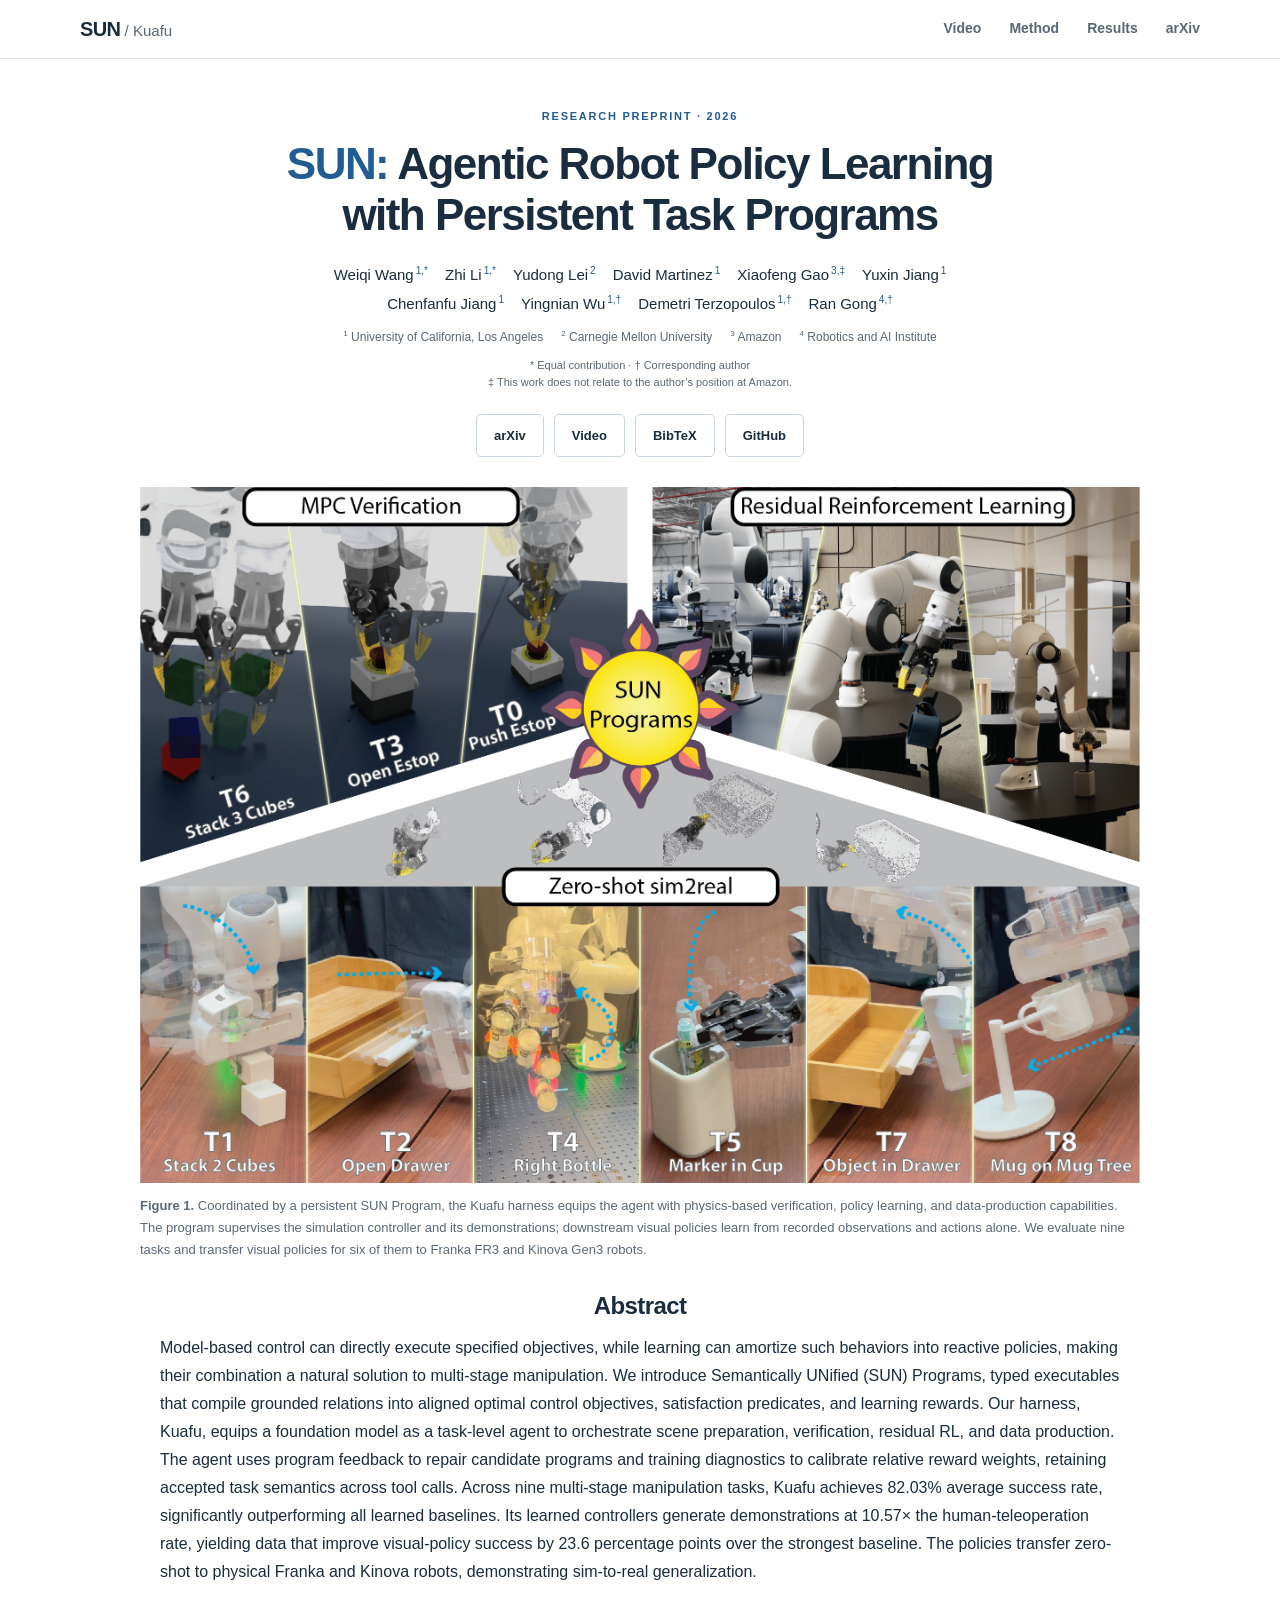
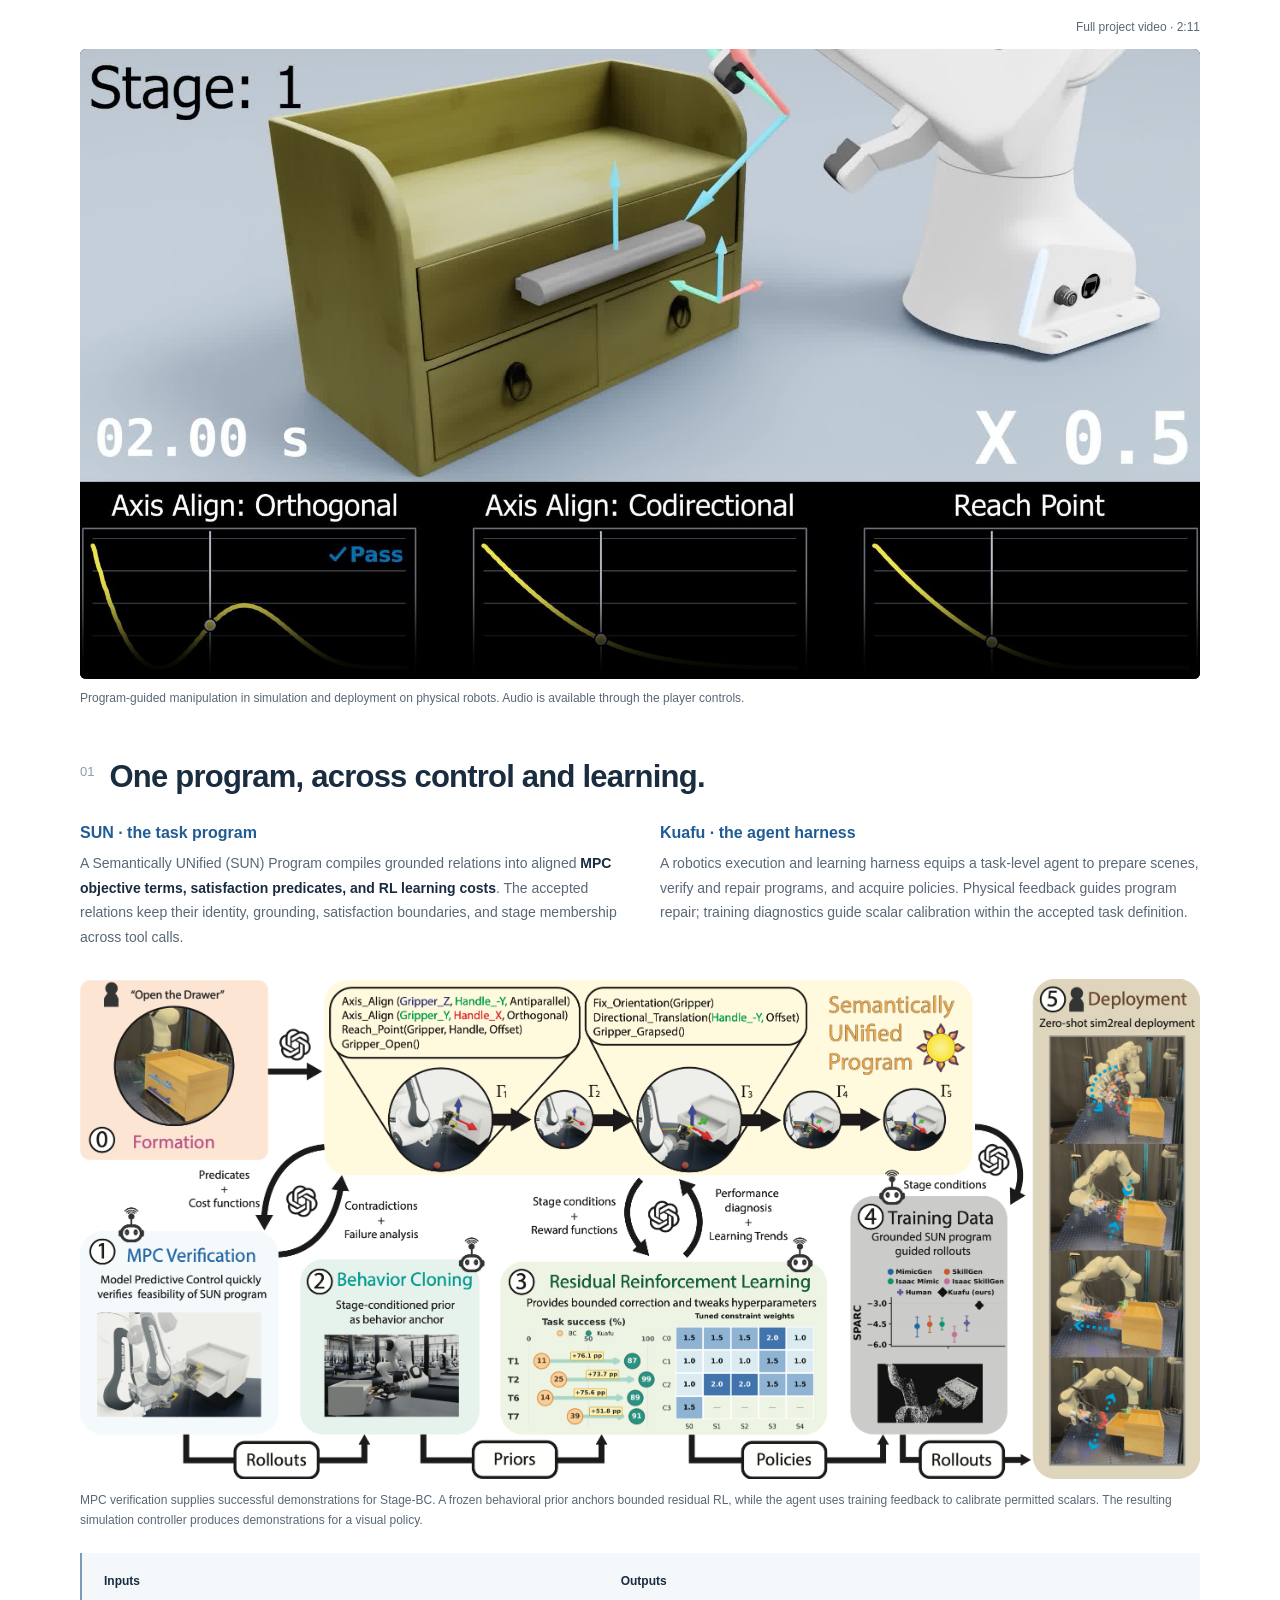
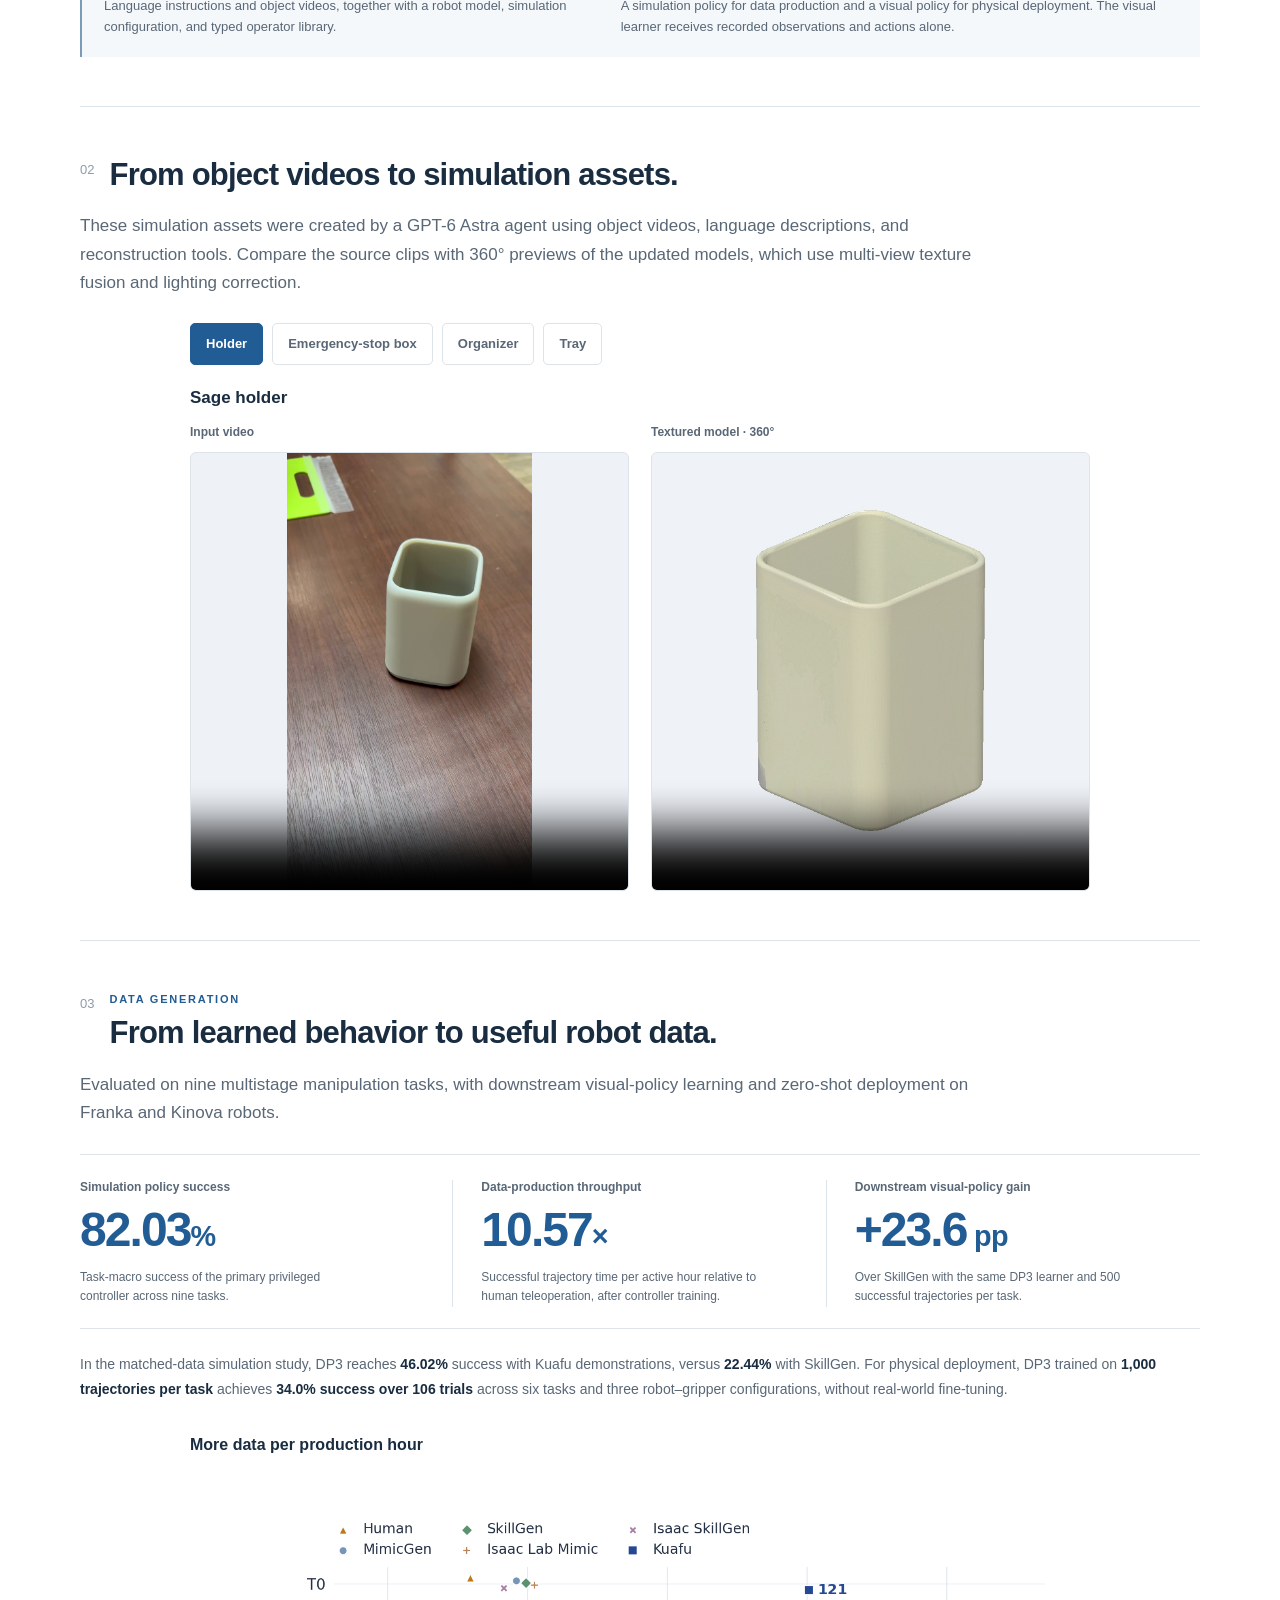
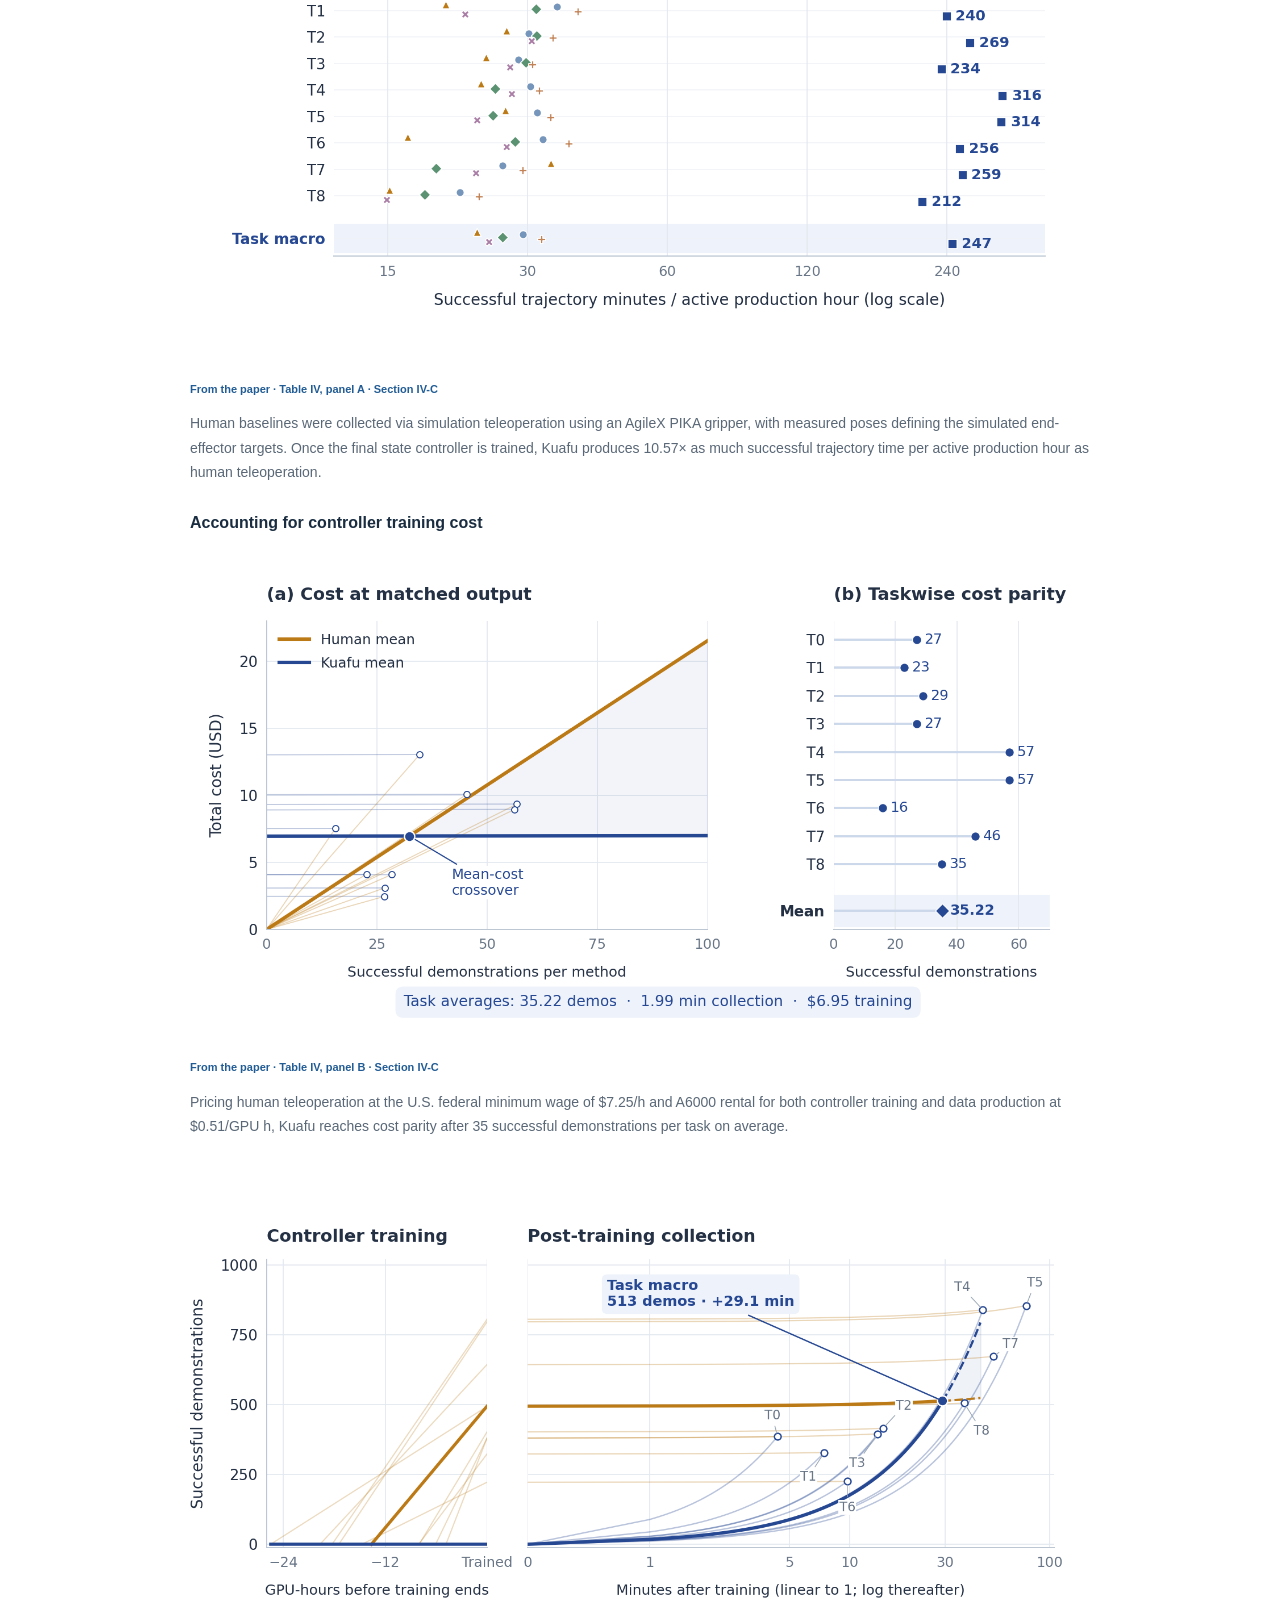
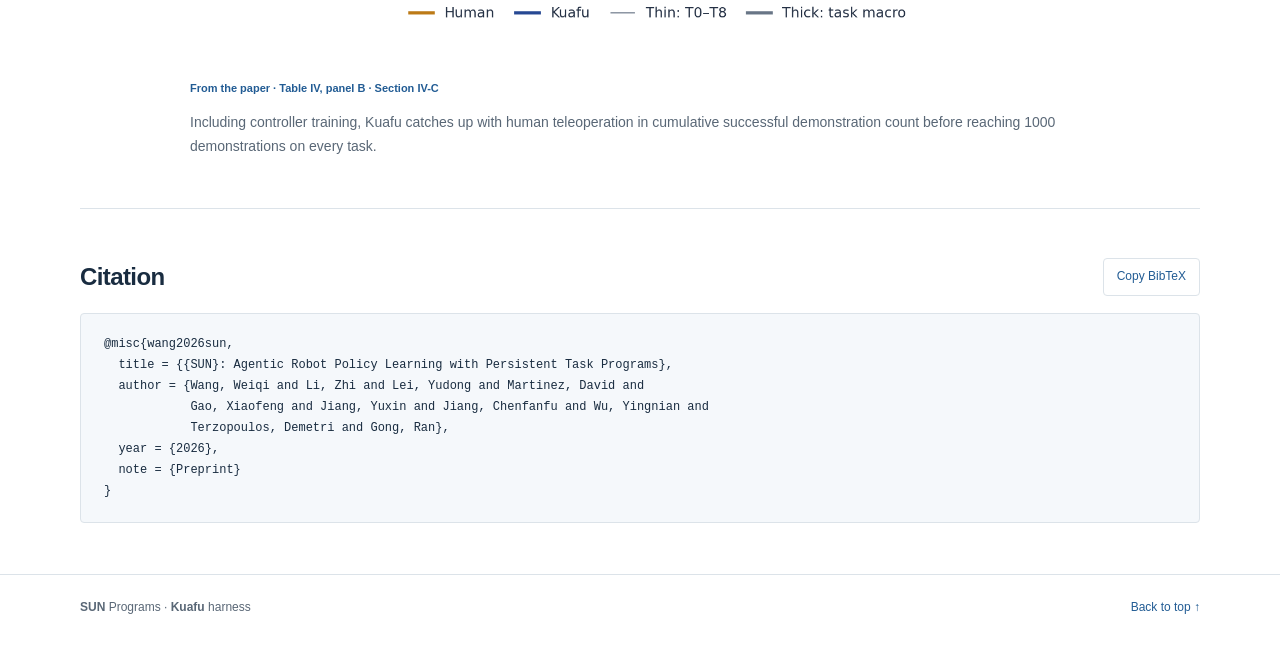
<file: index.html>
<!doctype html>
<html lang="en">
<head>
  <meta charset="utf-8">
  <meta name="viewport" content="width=device-width, initial-scale=1">
  <meta name="theme-color" content="#ffffff">
  <meta name="color-scheme" content="light">
  <title>SUN: Agentic Robot Policy Learning with Persistent Task Programs</title>
  <meta name="description" content="SUN Programs preserve executable task semantics across control and learning. The Kuafu harness equips an agent to turn language instructions and object videos into robot policies.">
  <meta name="author" content="Weiqi Wang, Zhi Li, Yudong Lei, David Martinez, Xiaofeng Gao, Yuxin Jiang, Chenfanfu Jiang, Yingnian Wu, Demetri Terzopoulos, Ran Gong">
  <meta property="og:type" content="website">
  <meta property="og:title" content="SUN: Agentic Robot Policy Learning with Persistent Task Programs">
  <meta property="og:description" content="A persistent task program. An agent harness for robot policy learning. From language and object videos to policies for physical deployment.">
  <link rel="icon" href="favicon.svg" type="image/svg+xml">
  <link rel="manifest" href="site.webmanifest">
  <link rel="stylesheet" href="styles.css?v=20260923-visual-models">
</head>
<body>
  <a class="skip-link" href="#main">Skip to content</a>
  <header class="site-header">
    <div class="header-inner">
      <a class="wordmark" href="#main" aria-label="SUN project home">SUN<span> / Kuafu</span></a>
      <nav aria-label="Main navigation">
        <a href="#video">Video</a><a href="#method">Method</a><a href="#results">Results</a>
        <a class="nav-resource" data-resource="arxiv" href="https://arxiv.org/abs/2608.31167">arXiv</a>
      </nav>
    </div>
  </header>
  <main id="main" class="container" tabindex="-1">
    <section class="hero" aria-labelledby="paper-title">
      <p class="eyebrow" id="publication">Research preprint · 2026</p>
      <h1 id="paper-title"><span class="title-accent">SUN:</span> Agentic Robot Policy Learning<br class="desktop-break"> with Persistent Task Programs</h1>
      <div class="authors" id="authors">
        <span>Weiqi Wang<sup>1,*</sup></span><span>Zhi Li<sup>1,*</sup></span><span>Yudong Lei<sup>2</sup></span><span>David Martinez<sup>1</sup></span><span>Xiaofeng Gao<sup>3,‡</sup></span><span>Yuxin Jiang<sup>1</sup></span><span>Chenfanfu Jiang<sup>1</sup></span><span>Yingnian Wu<sup>1,†</sup></span><span>Demetri Terzopoulos<sup>1,†</sup></span><span>Ran Gong<sup>4,†</sup></span>
      </div>
      <div class="affiliations" id="affiliations">
        <span><sup>1</sup> University of California, Los Angeles</span><span><sup>2</sup> Carnegie Mellon University</span><span><sup>3</sup> Amazon</span><span><sup>4</sup> Robotics and AI Institute</span>
      </div>
      <p class="author-notes" id="author-notes">* Equal contribution · † Corresponding author<br>‡ This work does not relate to the author’s position at Amazon.</p>
      <div class="resource-links">
        <a class="button" data-resource="arxiv" href="https://arxiv.org/abs/2608.31167">arXiv</a>
        <a class="button" href="#video">Video</a>
        <a class="button" href="#citation">BibTeX</a><a class="button" id="code-status" href="https://github.com/Rayckey/SUNified">GitHub</a>
      </div>
      <figure class="hero-figure" id="overview">
        <button type="button" class="figure-link" data-image="assets/figures/chase_sun.png?v=20260923-author" data-lightbox disabled aria-label="Enlarge Figure 1: SUN and Kuafu overview" data-caption="Figure 1. Coordinated by a persistent SUN Program, the Kuafu harness equips the agent with physics-based verification, policy learning, and data-production capabilities. The program supervises the simulation controller and its demonstrations; downstream visual policies learn from recorded observations and actions alone. We evaluate nine tasks and transfer visual policies for six of them to Franka FR3 and Kinova Gen3 robots.">
          <img src="assets/figures/chase_sun.png?v=20260923-author" width="2252" height="1567" fetchpriority="high" decoding="async" alt="Figure 1 from the paper: a central SUN Program connects MPC verification, residual reinforcement learning, and zero-shot physical deployment, illustrated with stacking, emergency-stop, drawer, bottle, marker, and mug tasks.">
          <span class="expand-hint" aria-hidden="true">Expand figure ↗</span>
        </button>
        <figcaption><strong>Figure 1.</strong> Coordinated by a persistent SUN Program, the Kuafu harness equips the agent with physics-based verification, policy learning, and data-production capabilities. The program supervises the simulation controller and its demonstrations; downstream visual policies learn from recorded observations and actions alone. We evaluate nine tasks and transfer visual policies for six of them to Franka FR3 and Kinova Gen3 robots.</figcaption>
      </figure>
      <div class="abstract" aria-labelledby="abstract-heading">
        <h2 id="abstract-heading">Abstract</h2>
        <p>Model-based control can directly execute specified objectives, while learning can amortize such behaviors into reactive policies, making their combination a natural solution to multi-stage manipulation. We introduce Semantically UNified (SUN) Programs, typed executables that compile grounded relations into aligned optimal control objectives, satisfaction predicates, and learning rewards. Our harness, Kuafu, equips a foundation model as a task-level agent to orchestrate scene preparation, verification, residual RL, and data production. The agent uses program feedback to repair candidate programs and training diagnostics to calibrate relative reward weights, retaining accepted task semantics across tool calls. Across nine multi-stage manipulation tasks, Kuafu achieves 82.03% average success rate, significantly outperforming all learned baselines. Its learned controllers generate demonstrations at 10.57× the human-teleoperation rate, yielding data that improve visual-policy success by 23.6 percentage points over the strongest baseline. The policies transfer zero-shot to physical Franka and Kinova robots, demonstrating sim-to-real generalization.</p>
      </div>
    </section>
    <section id="video" class="video-section" aria-label="Project video">
      <div class="media-heading"><span>Full project video · 2:11</span></div>
      <video id="project-video" width="1920" height="1080" controls controlslist="nodownload" muted playsinline preload="metadata" poster="assets/videos/poster.jpg" aria-label="Complete SUN and Kuafu project demonstration video" aria-describedby="video-caption">
        <source src="assets/videos/RAL_whole_long.mp4" type="video/mp4">
        Your browser does not support embedded video.
      </video>
      <p class="media-caption" id="video-caption">Program-guided manipulation in simulation and deployment on physical robots. Audio is available through the player controls.</p>
    </section>
    <section id="method" class="content-section" aria-labelledby="method-heading">
      <div class="section-heading"><span class="section-number" aria-hidden="true">01</span><div><h2 id="method-heading">One program, across control and learning.</h2></div></div>
      <div class="contributions">
        <article><h3>SUN · the task program</h3><p>A Semantically UNified (SUN) Program compiles grounded relations into aligned <strong>MPC objective terms, satisfaction predicates, and RL learning costs</strong>. The accepted relations keep their identity, grounding, satisfaction boundaries, and stage membership across tool calls.</p></article>
        <article><h3>Kuafu · the agent harness</h3><p>A robotics execution and learning harness equips a task-level agent to prepare scenes, verify and repair programs, and acquire policies. Physical feedback guides program repair; training diagnostics guide scalar calibration within the accepted task definition.</p></article>
      </div>
      <figure class="pipeline-figure">
        <button type="button" class="figure-link" data-image="assets/figures/pipeline1.png" data-lightbox disabled aria-label="Enlarge the Kuafu method figure" data-caption="The Kuafu harness: an agent uses physical and training feedback around a persistent SUN Program. Controllers execute the individual control steps.">
          <img src="assets/figures/pipeline1.png" width="2617" height="1169" loading="lazy" decoding="async" alt="Kuafu method: SUN Program formation and MPC verification with feedback for repair; successful rollouts support behavior cloning and bounded residual reinforcement learning, followed by data production and physical deployment.">
          <span class="expand-hint" aria-hidden="true">Expand figure ↗</span>
        </button>
        <figcaption>MPC verification supplies successful demonstrations for Stage-BC. A frozen behavioral prior anchors bounded residual RL, while the agent uses training feedback to calibrate permitted scalars. The resulting simulation controller produces demonstrations for a visual policy.</figcaption>
      </figure>
      <div class="handoff">
        <p><span class="detail-label">Inputs</span> Language instructions and object videos, together with a robot model, simulation configuration, and typed operator library.</p>
        <p><span class="detail-label">Outputs</span> A simulation policy for data production and a visual policy for physical deployment. The visual learner receives recorded observations and actions alone.</p>
      </div>
    </section>
    <section id="asset-examples" class="content-section" aria-labelledby="asset-examples-heading">
      <div class="section-heading"><span class="section-number" aria-hidden="true">02</span><div><h2 id="asset-examples-heading">From object videos to simulation assets.</h2></div></div>
      <p class="section-lead">These simulation assets were created by a GPT-6 Astra agent using object videos, language descriptions, and reconstruction tools. Compare the source clips with 360° previews of the updated models, which use multi-view texture fusion and lighting correction.</p>
      <div class="asset-gallery">
        <div class="example-picker" role="group" aria-label="Choose an object" hidden>
          <button type="button" data-example="0026" aria-controls="example-0026" aria-pressed="true">Holder</button>
          <button type="button" data-example="0024" aria-controls="example-0024" aria-pressed="false">Emergency-stop box</button>
          <button type="button" data-example="0028" aria-controls="example-0028" aria-pressed="false">Organizer</button>
          <button type="button" data-example="0029" aria-controls="example-0029" aria-pressed="false">Tray</button>
        </div>
        <article class="asset-example" id="example-0026" aria-labelledby="example-0026-heading">
          <h3 id="example-0026-heading">Sage holder</h3>
          <div class="example-media">
            <figure><figcaption>Input video</figcaption>
              <video width="720" height="1280" controls controlslist="nodownload" muted loop playsinline preload="none" poster="assets/visual-models/0026/input.jpg" aria-label="Source video of the sage holder">
                <source src="assets/visual-models/0026/input.mp4" type="video/mp4">
              </video>
            </figure>
            <figure><figcaption>Textured model · 360°</figcaption>
              <video width="720" height="720" controls controlslist="nodownload" muted loop playsinline preload="none" poster="assets/visual-models/0026/model.jpg?v=21aec80" aria-label="360-degree model preview of the sage holder">
                <source src="assets/visual-models/0026/model.mp4?v=21aec80" type="video/mp4">
              </video>
            </figure>
          </div>
        </article>
        <article class="asset-example" id="example-0024" aria-labelledby="example-0024-heading">
          <h3 id="example-0024-heading">Emergency-stop box</h3>
          <div class="example-media">
            <figure><figcaption>Input video</figcaption>
              <video width="720" height="1280" controls controlslist="nodownload" muted loop playsinline preload="none" poster="assets/visual-models/0024/input.jpg" aria-label="Source video of the emergency-stop box">
                <source src="assets/visual-models/0024/input.mp4" type="video/mp4">
              </video>
            </figure>
            <figure><figcaption>Textured model · 360°</figcaption>
              <video width="720" height="720" controls controlslist="nodownload" muted loop playsinline preload="none" poster="assets/visual-models/0024/model.jpg?v=21aec80" aria-label="360-degree model preview of the emergency-stop box">
                <source src="assets/visual-models/0024/model.mp4?v=21aec80" type="video/mp4">
              </video>
            </figure>
          </div>
        </article>
        <article class="asset-example" id="example-0028" aria-labelledby="example-0028-heading">
          <h3 id="example-0028-heading">Bamboo organizer</h3>
          <div class="example-media">
            <figure><figcaption>Input video</figcaption>
              <video width="720" height="1280" controls controlslist="nodownload" muted loop playsinline preload="none" poster="assets/visual-models/0028/input.jpg" aria-label="Source video of the bamboo organizer">
                <source src="assets/visual-models/0028/input.mp4" type="video/mp4">
              </video>
            </figure>
            <figure><figcaption>Textured model · 360°</figcaption>
              <video width="720" height="720" controls controlslist="nodownload" muted loop playsinline preload="none" poster="assets/visual-models/0028/model.jpg?v=21aec80" aria-label="360-degree model preview of the bamboo organizer">
                <source src="assets/visual-models/0028/model.mp4?v=21aec80" type="video/mp4">
              </video>
            </figure>
          </div>
        </article>
        <article class="asset-example" id="example-0029" aria-labelledby="example-0029-heading">
          <h3 id="example-0029-heading">Bamboo tray</h3>
          <div class="example-media">
            <figure><figcaption>Input video</figcaption>
              <video width="720" height="1280" controls controlslist="nodownload" muted loop playsinline preload="none" poster="assets/visual-models/0029/input.jpg" aria-label="Source video of the bamboo tray">
                <source src="assets/visual-models/0029/input.mp4" type="video/mp4">
              </video>
            </figure>
            <figure><figcaption>Textured model · 360°</figcaption>
              <video width="720" height="720" controls controlslist="nodownload" muted loop playsinline preload="none" poster="assets/visual-models/0029/model.jpg?v=21aec80" aria-label="360-degree model preview of the bamboo tray">
                <source src="assets/visual-models/0029/model.mp4?v=21aec80" type="video/mp4">
              </video>
            </figure>
          </div>
        </article>
      </div>
    </section>
    <section id="results" class="content-section" aria-labelledby="results-heading">
      <div class="section-heading"><span class="section-number" aria-hidden="true">03</span><div><p class="eyebrow">Data Generation</p><h2 id="results-heading">From learned behavior to useful robot data.</h2></div></div>
      <p class="section-lead">Evaluated on nine multistage manipulation tasks, with downstream visual-policy learning and zero-shot deployment on Franka and Kinova robots.</p>
      <div class="metrics">
        <article><h3>Simulation policy success</h3><p class="metric-value">82.03<span>%</span></p><p class="metric-description">Task-macro success of the primary privileged controller across nine tasks.</p></article>
        <article><h3>Data-production throughput</h3><p class="metric-value">10.57<span>×</span></p><p class="metric-description">Successful trajectory time per active hour relative to human teleoperation, after controller training.</p></article>
        <article><h3>Downstream visual-policy gain</h3><p class="metric-value">+23.6<span> pp</span></p><p class="metric-description">Over SkillGen with the same DP3 learner and 500 successful trajectories per task.</p></article>
      </div>
      <p class="results-context">In the matched-data simulation study, DP3 reaches <strong>46.02%</strong> success with Kuafu demonstrations, versus <strong>22.44%</strong> with SkillGen. For physical deployment, DP3 trained on <strong>1,000 trajectories per task</strong> achieves <strong>34.0% success over 106 trials</strong> across six tasks and three robot–gripper configurations, without real-world fine-tuning.</p>
      <div class="plots">
        <figure>
          <h3>More data per production hour</h3>
          <button type="button" class="figure-link" data-image="assets/figures/sun_throughput.png" data-lightbox disabled aria-label="Enlarge taskwise data-production throughput" data-caption="Successful trajectory minutes per active production hour. The logarithmic axis compares human collection with simulated generators across T0–T8 and the task-macro average.">
            <img src="assets/figures/sun_throughput.png" width="1584" height="759" loading="lazy" decoding="async" alt="Taskwise throughput plot comparing Kuafu, human teleoperation, MimicGen, SkillGen, Isaac Mimic, and Isaac SkillGen on a logarithmic scale; Kuafu has the highest rate on all nine tasks.">
            <span class="expand-hint" aria-hidden="true">Expand ↗</span>
          </button>
          <figcaption class="plot-discussion">
            <p class="paper-source">From the paper · Table IV, panel A · Section IV-C</p>
            <p>Human baselines were collected via simulation teleoperation using an AgileX PIKA gripper, with measured poses defining the simulated end-effector targets. Once the final state controller is trained, Kuafu produces 10.57× as much successful trajectory time per active production hour as human teleoperation.</p>
          </figcaption>
        </figure>
        <figure>
          <h3>Accounting for controller training cost</h3>
          <button type="button" class="figure-link" data-image="assets/figures/sun_cost_parity.png?v=20260923-training" data-lightbox disabled aria-label="Enlarge the cost-parity analysis" data-caption="Including controller training, Kuafu reaches cost parity with human teleoperation after 35 successful demonstrations per task on average, at the hourly rates used in the paper.">
            <img src="assets/figures/sun_cost_parity.png?v=20260923-training" width="1584" height="836" loading="lazy" decoding="async" alt="Cost-parity analysis with human and Kuafu cost curves and per-task parity thresholds; the taskwise thresholds average 35.22 demonstrations, including controller training cost.">
            <span class="expand-hint" aria-hidden="true">Expand ↗</span>
          </button>
          <figcaption class="plot-discussion">
            <p class="paper-source">From the paper · Table IV, panel B · Section IV-C</p>
            <p>Pricing human teleoperation at the U.S. federal minimum wage of $7.25/h and A6000 rental for both controller training and data production at $0.51/GPU h, Kuafu reaches cost parity after 35 successful demonstrations per task on average.</p>
          </figcaption>
        </figure>
      </div>
      <figure class="break-even-figure">
          <button type="button" class="figure-link" data-image="assets/figures/sun_breakeven.png?v=20260923-training" data-lightbox disabled aria-label="Enlarge cumulative data production and time break-even" data-caption="Including controller training, Kuafu catches up with human teleoperation in cumulative successful demonstration count before reaching 1000 demonstrations on every task.">
            <img src="assets/figures/sun_breakeven.png?v=20260923-training" width="1584" height="770" loading="lazy" decoding="async" alt="Cumulative successful demonstration counts including controller training, showing time break-even below 1,000 demonstrations on all nine tasks.">
            <span class="expand-hint" aria-hidden="true">Expand ↗</span>
          </button>
          <figcaption class="plot-discussion">
            <p class="paper-source">From the paper · Table IV, panel B · Section IV-C</p>
            <p>Including controller training, Kuafu catches up with human teleoperation in cumulative successful demonstration count before reaching 1000 demonstrations on every task.</p>
          </figcaption>
      </figure>
    </section>
    <section id="citation" class="content-section citation-section" aria-labelledby="citation-heading">
      <div class="citation-heading"><h2 id="citation-heading">Citation</h2><button type="button" id="copy-citation" hidden>Copy BibTeX</button></div>
      <pre tabindex="0" aria-label="BibTeX citation"><code id="bibtex">@misc{wang2026sun,
  title = {{SUN}: Agentic Robot Policy Learning with Persistent Task Programs},
  author = {Wang, Weiqi and Li, Zhi and Lei, Yudong and Martinez, David and
            Gao, Xiaofeng and Jiang, Yuxin and Jiang, Chenfanfu and Wu, Yingnian and
            Terzopoulos, Demetri and Gong, Ran},
  year = {2026},
  note = {Preprint}
}</code></pre>
      <p id="copy-status" class="copy-status" role="status" aria-live="polite"></p>
    </section>
  </main>
  <footer class="site-footer"><div class="container"><span><strong>SUN</strong> Programs · <strong>Kuafu</strong> harness</span><a href="#main">Back to top ↑</a></div></footer>
  <dialog id="figure-dialog" aria-labelledby="dialog-caption">
    <div class="dialog-toolbar"><span>Paper figure</span><button id="close-figure" type="button" aria-label="Close enlarged figure">Close ×</button></div>
    <img id="dialog-image" alt=""><p id="dialog-caption"></p>
  </dialog>
  <script>
    'use strict';
    // Publication data follows the current manuscript and the author-supplied arXiv URL.
    const site = {
      title: 'SUN: Agentic Robot Policy Learning with Persistent Task Programs',
      publication: 'Research preprint · 2026',
      authors: [
        {name: 'Weiqi Wang', marks: '1,*'}, {name: 'Zhi Li', marks: '1,*'},
        {name: 'Yudong Lei', marks: '2'}, {name: 'David Martinez', marks: '1'},
        {name: 'Xiaofeng Gao', marks: '3,‡'}, {name: 'Yuxin Jiang', marks: '1'},
        {name: 'Chenfanfu Jiang', marks: '1'}, {name: 'Yingnian Wu', marks: '1,†'},
        {name: 'Demetri Terzopoulos', marks: '1,†'}, {name: 'Ran Gong', marks: '4,†'}
      ],
      affiliations: ['University of California, Los Angeles', 'Carnegie Mellon University', 'Amazon', 'Robotics and AI Institute'],
      authorNotes: ['* Equal contribution · † Corresponding author', '‡ This work does not relate to the author’s position at Amazon.'],
      resources: {arxiv: 'https://arxiv.org/abs/2608.31167', code: 'https://github.com/Rayckey/SUNified'},
      assetExamples: ['0026', '0024', '0028', '0029'],
      bibtex: `@misc{wang2026sun,
  title = {{SUN}: Agentic Robot Policy Learning with Persistent Task Programs},
  author = {Wang, Weiqi and Li, Zhi and Lei, Yudong and Martinez, David and
            Gao, Xiaofeng and Jiang, Yuxin and Jiang, Chenfanfu and Wu, Yingnian and
            Terzopoulos, Demetri and Gong, Ran},
  year = {2026},
  note = {Preprint}
}`
    };
    document.title = site.title;
    document.querySelector('meta[property="og:title"]').content = site.title;
    document.querySelector('meta[name="author"]').content = site.authors.map(author => author.name).join(', ');
    document.getElementById('publication').textContent = site.publication;
    document.getElementById('authors').replaceChildren(...site.authors.map(author => {
      const span = document.createElement('span');
      span.textContent = author.name;
      const sup = document.createElement('sup');
      sup.textContent = author.marks;
      span.append(sup);
      return span;
    }));
    document.getElementById('affiliations').replaceChildren(...site.affiliations.map((name, index) => {
      const span = document.createElement('span');
      const sup = document.createElement('sup');
      sup.textContent = index + 1;
      span.append(sup, document.createTextNode(' ' + name));
      return span;
    }));
    const notes = document.getElementById('author-notes');
    notes.replaceChildren();
    site.authorNotes.forEach((note, index) => {
      if (index) notes.append(document.createElement('br'));
      notes.append(document.createTextNode(note));
    });
    if (site.resources.arxiv && site.resources.arxiv.startsWith('https://arxiv.org/abs/')) {
      document.querySelectorAll('[data-resource="arxiv"]').forEach(link => {
        link.href = site.resources.arxiv;
      });
    }
    if (site.resources.code) {
      document.getElementById('code-status').href = site.resources.code;
    }
    document.getElementById('bibtex').textContent = site.bibtex;
    // Figures stay on the page; buttons add enlargement without exposing file links.
    const dialog = document.getElementById('figure-dialog');
    let figureTrigger;
    if (typeof dialog.showModal === 'function') {
      document.querySelectorAll('[data-lightbox]').forEach(button => {
        button.disabled = false;
        button.addEventListener('click', () => {
          figureTrigger = button;
          const target = document.getElementById('dialog-image');
          target.src = button.dataset.image;
          target.alt = button.querySelector('img').alt;
          document.getElementById('dialog-caption').textContent = button.dataset.caption;
          dialog.showModal();
          document.body.classList.add('modal-open');
          document.getElementById('close-figure').focus();
        });
      });
      document.getElementById('close-figure').addEventListener('click', () => dialog.close());
      dialog.addEventListener('click', event => {
        const r = dialog.getBoundingClientRect();
        if (event.target === dialog && (event.clientX < r.left || event.clientX > r.right || event.clientY < r.top || event.clientY > r.bottom)) dialog.close();
      });
      dialog.addEventListener('close', () => {
        document.body.classList.remove('modal-open');
        if (figureTrigger) figureTrigger.focus({preventScroll: true});
      });
    }
    const copyButton = document.getElementById('copy-citation');
    copyButton.hidden = false;
    copyButton.addEventListener('click', async () => {
      const status = document.getElementById('copy-status');
      try {
        if (!navigator.clipboard) throw new Error('Clipboard unavailable');
        await navigator.clipboard.writeText(site.bibtex);
        status.textContent = 'Citation copied.';
      } catch (error) {
        const range = document.createRange();
        range.selectNodeContents(document.getElementById('bibtex'));
        const selection = window.getSelection();
        selection.removeAllRanges();
        selection.addRange(range);
        status.textContent = 'Citation selected. Use your browser’s Copy command.';
      }
    });
    // Muted inline autoplay when visible; respect reduced-motion preferences.
    const video = document.getElementById('project-video');
    const motionPreference = window.matchMedia('(prefers-reduced-motion: reduce)');
    if (!motionPreference.matches && 'IntersectionObserver' in window) {
      const observer = new IntersectionObserver(entries => {
        if (entries.some(entry => entry.isIntersecting)) {
          video.play().catch(() => {});
          observer.disconnect();
        }
      }, {threshold: 0.35});
      observer.observe(video);
    }
    // Pair the supplied source clips with renders of their actual textured models.
    // Without JavaScript, every pair remains visible and playable.
    const exampleSection = document.getElementById('asset-examples');
    const exampleButtons = Array.from(document.querySelectorAll('[data-example]'));
    const examplePanels = site.assetExamples.map(id => document.getElementById('example-' + id));
    let activeExample = site.assetExamples[0];
    let examplesVisible = false;
    const pauseExamples = () => examplePanels.forEach(panel => panel.querySelectorAll('video').forEach(clip => clip.pause()));
    const playActiveExample = () => {
      if (!examplesVisible || motionPreference.matches) return;
      document.getElementById('example-' + activeExample).querySelectorAll('video').forEach(clip => clip.play().catch(() => {}));
    };
    const selectExample = id => {
      pauseExamples();
      activeExample = id;
      examplePanels.forEach(panel => { panel.hidden = panel.id !== 'example-' + id; });
      exampleButtons.forEach(button => button.setAttribute('aria-pressed', String(button.dataset.example === id)));
      playActiveExample();
    };
    exampleButtons.forEach(button => button.addEventListener('click', () => selectExample(button.dataset.example)));
    selectExample(activeExample);
    document.querySelector('.example-picker').hidden = false;
    if ('IntersectionObserver' in window) {
      const exampleObserver = new IntersectionObserver(entries => {
        examplesVisible = entries.some(entry => entry.isIntersecting);
        if (examplesVisible) playActiveExample();
        else pauseExamples();
      }, {threshold: 0.2});
      exampleObserver.observe(exampleSection);
    }
    motionPreference.addEventListener('change', event => {
      if (event.matches) { video.pause(); pauseExamples(); }
    });
    if ('IntersectionObserver' in window) {
      const links = Array.from(document.querySelectorAll('nav a[href^="#"]'));
      const observer = new IntersectionObserver(entries => {
        entries.forEach(entry => {
          if (!entry.isIntersecting) return;
          links.forEach(link => {
            if (link.hash === '#' + entry.target.id) link.setAttribute('aria-current', 'location');
            else link.removeAttribute('aria-current');
          });
        });
      }, {rootMargin: '-10% 0px -65% 0px'});
      links.forEach(link => observer.observe(document.querySelector(link.hash)));
      observer.observe(document.querySelector('.hero'));
    }
  </script>
</body>
</html>
</file>
<file: styles.css>
:root {
  color-scheme: light;
  --ink: #192c40;
  --muted: #596776;
  --blue: #225c94;
  --line: #dce3e9;
  --soft: #f5f8fb;
  --width: 1120px;
  font-family: -apple-system, BlinkMacSystemFont, "Segoe UI", Helvetica, Arial, sans-serif;
  font-size: 16px;
}
* { box-sizing: border-box; }
html { scroll-behavior: smooth; scroll-padding-top: 84px; }
body { margin: 0; color: var(--ink); background: #fff; line-height: 1.65; }
body.modal-open { overflow: hidden; }
a { color: var(--blue); text-underline-offset: 3px; }
a:hover { color: #123d68; }
button { font: inherit; cursor: pointer; }
a, button { -webkit-tap-highlight-color: transparent; }
:focus-visible { outline: 3px solid #387fbb; outline-offset: 5px; border-radius: 2px; }
[hidden] { display: none !important; }
img { display: block; width: 100%; height: auto; }
figure, p { margin: 0; }
h1, h2, h3 { margin: 0; line-height: 1.22; font-weight: 650; }
sup { font-size: .67em; line-height: 0; }
.container, .header-inner { width: min(var(--width), calc(100% - 56px)); margin-inline: auto; }
.skip-link { position: fixed; top: -100px; left: 16px; z-index: 20; background: #fff; padding: 12px 18px; border: 1px solid var(--blue); }
.skip-link:focus { top: 8px; }
.site-header { position: sticky; top: 0; z-index: 5; background: rgb(255 255 255 / 96%); border-bottom: 1px solid var(--line); }
.header-inner { height: 58px; display: flex; align-items: center; justify-content: space-between; gap: 20px; }
.wordmark { color: var(--ink); font-size: 20px; font-weight: 750; text-decoration: none; letter-spacing: -.03em; white-space: nowrap; }
.wordmark span { color: var(--muted); font-size: 15px; font-weight: 450; letter-spacing: 0; }
nav { display: flex; gap: 28px; }
nav a, .nav-resource { color: var(--muted); font-size: 14px; font-weight: 550; text-decoration: none; padding-block: 14px; }
nav a:hover, nav a[aria-current] { color: var(--blue); }
.hero { padding: 48px 0 32px; text-align: center; }
.eyebrow { color: var(--blue); font-size: 11px; font-weight: 700; letter-spacing: .16em; text-transform: uppercase; }
h1 { max-width: 1060px; margin: 14px auto 23px; font-size: clamp(29px, 3.5vw, 44px); letter-spacing: -.035em; line-height: 1.15; font-weight: 680; text-wrap: balance; }
.title-accent { color: var(--blue); }
.authors { display: flex; flex-wrap: wrap; justify-content: center; column-gap: 17px; row-gap: 4px; max-width: 720px; margin: 0 auto 11px; font-size: 15px; }
.authors > span { white-space: nowrap; }
.authors sup { margin-left: 2px; color: var(--blue); }
.affiliations { display: flex; flex-wrap: wrap; justify-content: center; column-gap: 18px; row-gap: 2px; font-size: 12px; color: var(--muted); }
.author-notes { color: var(--muted); margin-top: 9px; font-size: 11px; line-height: 1.6; }
.resource-links { display: flex; flex-wrap: wrap; justify-content: center; align-items: center; gap: 10px; margin: 22px 0 24px; }
.button { display: inline-flex; align-items: center; justify-content: center; gap: 13px; min-height: 43px; border: 1px solid #c8d5e1; border-radius: 5px; padding: 9px 17px; color: var(--ink); font-size: 13px; font-weight: 600; text-decoration: none; background: #fff; transition: background .16s, border-color .16s; }
.button:hover { background: var(--soft); border-color: var(--blue); }
.button.primary { color: #fff; background: var(--blue); border-color: var(--blue); }
.button.primary:hover { background: #164674; }
.button[aria-disabled="true"] { color: var(--muted); background: var(--soft); cursor: default; }
.button[aria-disabled="true"]:hover { border-color: #c8d5e1; }
.release-note { padding: 8px 9px; color: var(--muted); font-size: 12px; }
.hero-figure { max-width: 1000px; margin: 30px auto 0; text-align: left; }
.hero-figure figcaption { font-size: 13px; line-height: 1.7; }
.abstract { max-width: 960px; margin: 30px auto 0; text-align: left; }
.abstract h2 { margin-bottom: 14px; font-size: 24px; text-align: center; }
.abstract p { font-size: 16px; line-height: 1.75; }
.video-section { scroll-margin-top: 80px; }
.media-heading { display: flex; justify-content: flex-end; margin-bottom: 11px; }
.media-heading > span { color: var(--muted); font-size: 12px; }
video { display: block; width: 100%; height: auto; aspect-ratio: 16 / 9; background: #14191f; border-radius: 6px; }
.media-caption { margin-top: 10px; color: var(--muted); font-size: 12px; }
.content-section { padding-block: 49px; border-bottom: 1px solid var(--line); }
.section-heading { display: flex; align-items: flex-start; gap: 15px; margin-bottom: 19px; }
.section-number { color: #8d9baa; font-size: 13px; padding-top: 3px; }
.section-heading .eyebrow { margin-bottom: 6px; }
h2 { font-size: clamp(25px, 2.5vw, 31px); letter-spacing: -.025em; text-wrap: balance; }
.section-lead { color: var(--muted); max-width: 920px; font-size: 17px; }
.contributions { display: grid; grid-template-columns: 1fr 1fr; gap: 40px; margin: 27px 0 30px; }
.contributions h3 { color: var(--blue); font-size: 16px; margin-bottom: 9px; }
.contributions p { font-size: 14px; color: var(--muted); line-height: 1.75; }
.contributions strong { color: var(--ink); font-weight: 550; }
.figure-link { display: block; position: relative; width: 100%; padding: 0; border: 0; border-radius: 3px; color: inherit; background: transparent; text-align: inherit; cursor: zoom-in; }
.figure-link:disabled { cursor: default; }
.figure-link:disabled .expand-hint { display: none; }
.figure-link:hover .expand-hint, .figure-link:focus .expand-hint { opacity: 1; }
.expand-hint { position: absolute; right: 8px; bottom: 8px; padding: 3px 8px; font-size: 11px; font-weight: 600; color: #fff; background: rgb(25 44 64 / 88%); border-radius: 3px; opacity: 0; transition: opacity .15s; }
figcaption { color: var(--muted); font-size: 12px; line-height: 1.65; margin-top: 12px; }
.handoff { display: grid; grid-template-columns: 1fr 1.15fr; gap: 32px; margin-top: 22px; padding: 19px 22px; background: var(--soft); border-left: 2px solid #7b9bb8; font-size: 13px; color: var(--muted); }
.detail-label { display: block; margin-bottom: 3px; color: var(--ink); font-size: 12px; font-weight: 700; }
.asset-gallery { max-width: 900px; margin: 26px auto 0; }
.example-picker { display: flex; flex-wrap: wrap; gap: 9px; margin-bottom: 23px; }
.example-picker button { border: 1px solid var(--line); border-radius: 5px; padding: 9px 15px; background: #fff; color: var(--muted); font-size: 13px; font-weight: 550; min-height: 42px; }
.example-picker button:hover { border-color: var(--blue); color: var(--blue); }
.example-picker button[aria-pressed="true"] { background: var(--blue); border-color: var(--blue); color: #fff; }
.asset-example + .asset-example { margin-top: 30px; }
.example-picker:not([hidden]) ~ .asset-example { margin-top: 0; }
.asset-example h3 { font-size: 17px; margin-bottom: 15px; }
.example-media { display: grid; grid-template-columns: repeat(2, minmax(0, 1fr)); gap: 22px; }
.example-media figcaption { margin: 0 0 9px; font-size: 12px; font-weight: 600; }
.example-media video { aspect-ratio: 1; object-fit: contain; background: #eef2f7; border: 1px solid var(--line); }
.metrics { display: grid; grid-template-columns: repeat(3, 1fr); margin: 27px 0 23px; padding-block: 25px 21px; border-block: 1px solid var(--line); }
.metrics > article { padding: 0 28px; border-right: 1px solid var(--line); }
.metrics > article:first-child { padding-left: 0; }
.metrics > article:last-child { border-right: 0; padding-right: 0; }
.metrics h3 { font-size: 12px; font-weight: 600; color: var(--muted); }
.metric-value { color: var(--blue); font-size: clamp(35px, 4vw, 48px); line-height: 1.35; font-weight: 630; letter-spacing: -.04em; margin-block: 3px 5px; font-variant-numeric: tabular-nums; }
.metric-value span { font-size: .6em; letter-spacing: -.02em; }
.metric-description { font-size: 12px; line-height: 1.65; color: var(--muted); max-width: 285px; }
.results-context { color: var(--muted); font-size: 14px; line-height: 1.8; }
.results-context strong { color: var(--ink); font-weight: 600; }
.plots { display: grid; grid-template-columns: minmax(0, 1fr); gap: 28px; max-width: 900px; margin: 32px auto 0; align-items: start; }
.plots h3 { font-size: 16px; margin-bottom: 14px; }
.plots .figure-link, .break-even-figure .figure-link { aspect-ratio: 1.8; display: flex; align-items: center; }
.plots .figure-link img, .break-even-figure .figure-link img { height: 100%; object-fit: contain; }
.plot-discussion { font-size: 14px; line-height: 1.75; }
.plot-discussion p + p { margin-top: 12px; }
.plot-discussion .paper-source { color: var(--blue); font-size: 11px; font-weight: 600; }
.break-even-figure { max-width: 900px; margin: 28px auto 0; }
.citation-section { padding-bottom: 28px; border-bottom: 0; }
.citation-heading, .citation-heading > div { display: flex; align-items: center; gap: 18px; }
.citation-heading { justify-content: space-between; margin-bottom: 17px; }
.citation-heading h2 { font-size: 24px; }
.citation-heading a, .citation-heading button { font-size: 12px; }
.citation-heading button { border: 1px solid var(--line); border-radius: 4px; padding: 8px 13px; background: #fff; color: var(--blue); }
.citation-heading button:hover { background: var(--soft); }
pre { margin: 0; padding: 20px 23px; background: var(--soft); border: 1px solid var(--line); border-radius: 4px; overflow-x: auto; font-size: 12px; line-height: 1.75; }
code { font-family: "SFMono-Regular", Consolas, "Liberation Mono", monospace; }
.copy-status { min-height: 23px; color: var(--blue); font-size: 12px; padding-top: 5px; }
.site-footer { border-top: 1px solid var(--line); color: var(--muted); font-size: 12px; padding-block: 23px; }
.site-footer .container { display: flex; justify-content: space-between; gap: 20px; }
.site-footer a { text-decoration: none; }
dialog { width: min(1480px, calc(100vw - 32px)); max-width: none; max-height: calc(100dvh - 32px); padding: 19px; border: 0; border-radius: 6px; color: var(--ink); background: #fff; }
dialog::backdrop { background: rgb(10 22 35 / 80%); }
.dialog-toolbar { display: flex; justify-content: space-between; align-items: center; gap: 10px; font-size: 12px; margin-bottom: 16px; }
.dialog-toolbar > div { display: flex; align-items: center; gap: 20px; }
.dialog-toolbar button { background: var(--soft); border: 1px solid var(--line); color: var(--ink); padding: 7px 13px; border-radius: 4px; }
#dialog-image { max-height: 75dvh; object-fit: contain; }
#dialog-caption { margin-top: 16px; font-size: 13px; color: var(--muted); }
@media (min-width: 1400px) { .hero { padding-top: 54px; } }
@media (max-width: 900px) {
  .desktop-break { display: none; }
  .contributions { gap: 26px; }
}
@media (max-width: 640px) {
  .container, .header-inner { width: calc(100% - 36px); }
  .header-inner { height: 55px; gap: 10px; }
  .wordmark { font-size: 18px; }
  .wordmark span { font-size: 12px; }
  nav { gap: 15px; }
  nav a, .nav-resource { font-size: 12px; }
  .hero { padding-top: 31px; padding-bottom: 26px; }
  h1 { margin-top: 12px; margin-bottom: 22px; }
  .authors { column-gap: 12px; row-gap: 5px; font-size: 13px; }
  .affiliations { max-width: 370px; margin-inline: auto; column-gap: 12px; font-size: 11px; }
  .author-notes { font-size: 10px; }
  .resource-links { gap: 8px; margin-block: 18px 19px; }
  .button { min-height: 41px; padding: 8px 11px; font-size: 12px; }
  .release-note { flex-basis: 100%; padding: 0; font-size: 11px; }
  .hero-figure { margin-top: 24px; }
  .hero-figure figcaption { font-size: 11px; }
  .abstract p { font-size: 14px; }
  .media-heading > span { font-size: 10px; }
  .media-caption { font-size: 11px; }
  .content-section { padding-block: 34px; }
  .section-heading { gap: 11px; margin-bottom: 15px; }
  .section-lead { font-size: 15px; }
  .contributions { grid-template-columns: 1fr; gap: 20px; margin-block: 22px; }
  .contributions p { font-size: 13px; }
  .expand-hint { opacity: 1; font-size: 10px; right: 4px; bottom: 4px; }
  figcaption { font-size: 11px; }
  .handoff { grid-template-columns: 1fr; gap: 13px; padding: 16px; font-size: 12px; }
  .example-picker { gap: 8px; margin-bottom: 20px; }
  .example-picker button { padding: 8px 12px; font-size: 12px; }
  .example-media { grid-template-columns: minmax(0, 1fr); gap: 20px; }
  .metrics { grid-template-columns: 1fr; gap: 0; margin-block: 22px; padding-block: 0; }
  .metrics > article, .metrics > article:first-child, .metrics > article:last-child { display: grid; grid-template-columns: 116px 1fr; column-gap: 15px; padding: 17px 0; border: 0; border-bottom: 1px solid var(--line); }
  .metrics > article:last-child { border-bottom: 0; }
  .metrics h3 { grid-column: 2; font-size: 12px; align-self: end; }
  .metric-value { grid-column: 1; grid-row: 1 / span 2; font-size: 35px; align-self: center; margin: 0; }
  .metric-description { grid-column: 2; font-size: 11px; margin-top: 4px; }
  .results-context { font-size: 13px; }
  .plots { gap: 28px; margin-top: 26px; }
  .plots h3 { font-size: 15px; }
  .plot-discussion { font-size: 13px; }
  .citation-heading, .citation-heading > div { gap: 12px; }
  .citation-heading h2 { font-size: 22px; }
  pre { padding: 15px; font-size: 11px; }
  .site-footer { font-size: 10px; }
  dialog { padding: 12px; width: calc(100vw - 20px); }
  .dialog-toolbar { font-size: 11px; }
  .dialog-toolbar > div { gap: 10px; }
  #dialog-caption { font-size: 12px; }
}
@media (max-width: 370px) {
  .wordmark span { display: none; }
  nav { gap: 14px; }
  h1 { font-size: 27px; }
  .metrics > article, .metrics > article:first-child, .metrics > article:last-child { grid-template-columns: 104px 1fr; gap: 9px; }
  .metric-value { font-size: 32px; }
}
@media (prefers-reduced-motion: reduce) {
  html { scroll-behavior: auto; }
  *, *::before, *::after { transition: none !important; }
}
@media print {
  .site-header, .resource-links, video, .media-heading, .media-caption, .site-footer, .expand-hint, #copy-citation { display: none; }
  .container { width: 100%; }
  .hero { padding-top: 0; }
  .content-section { break-inside: avoid; }
}
</file>
